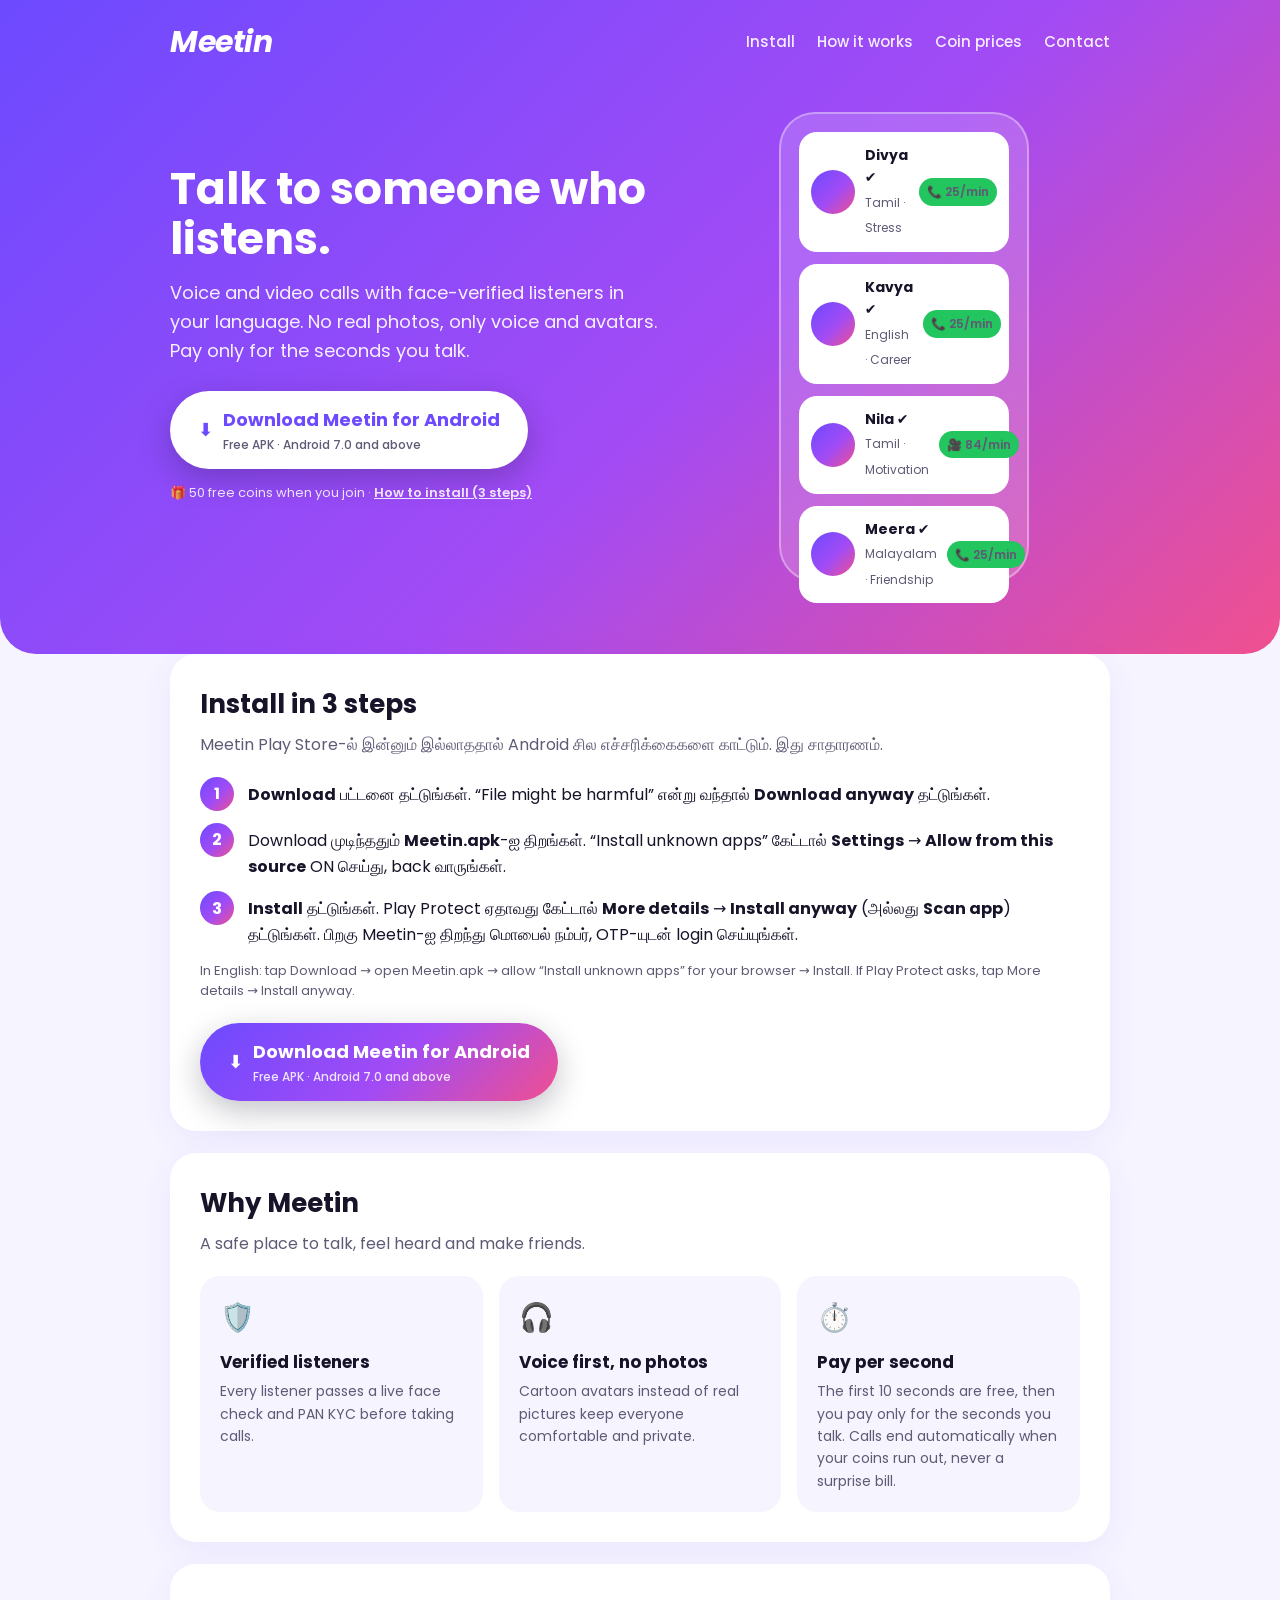
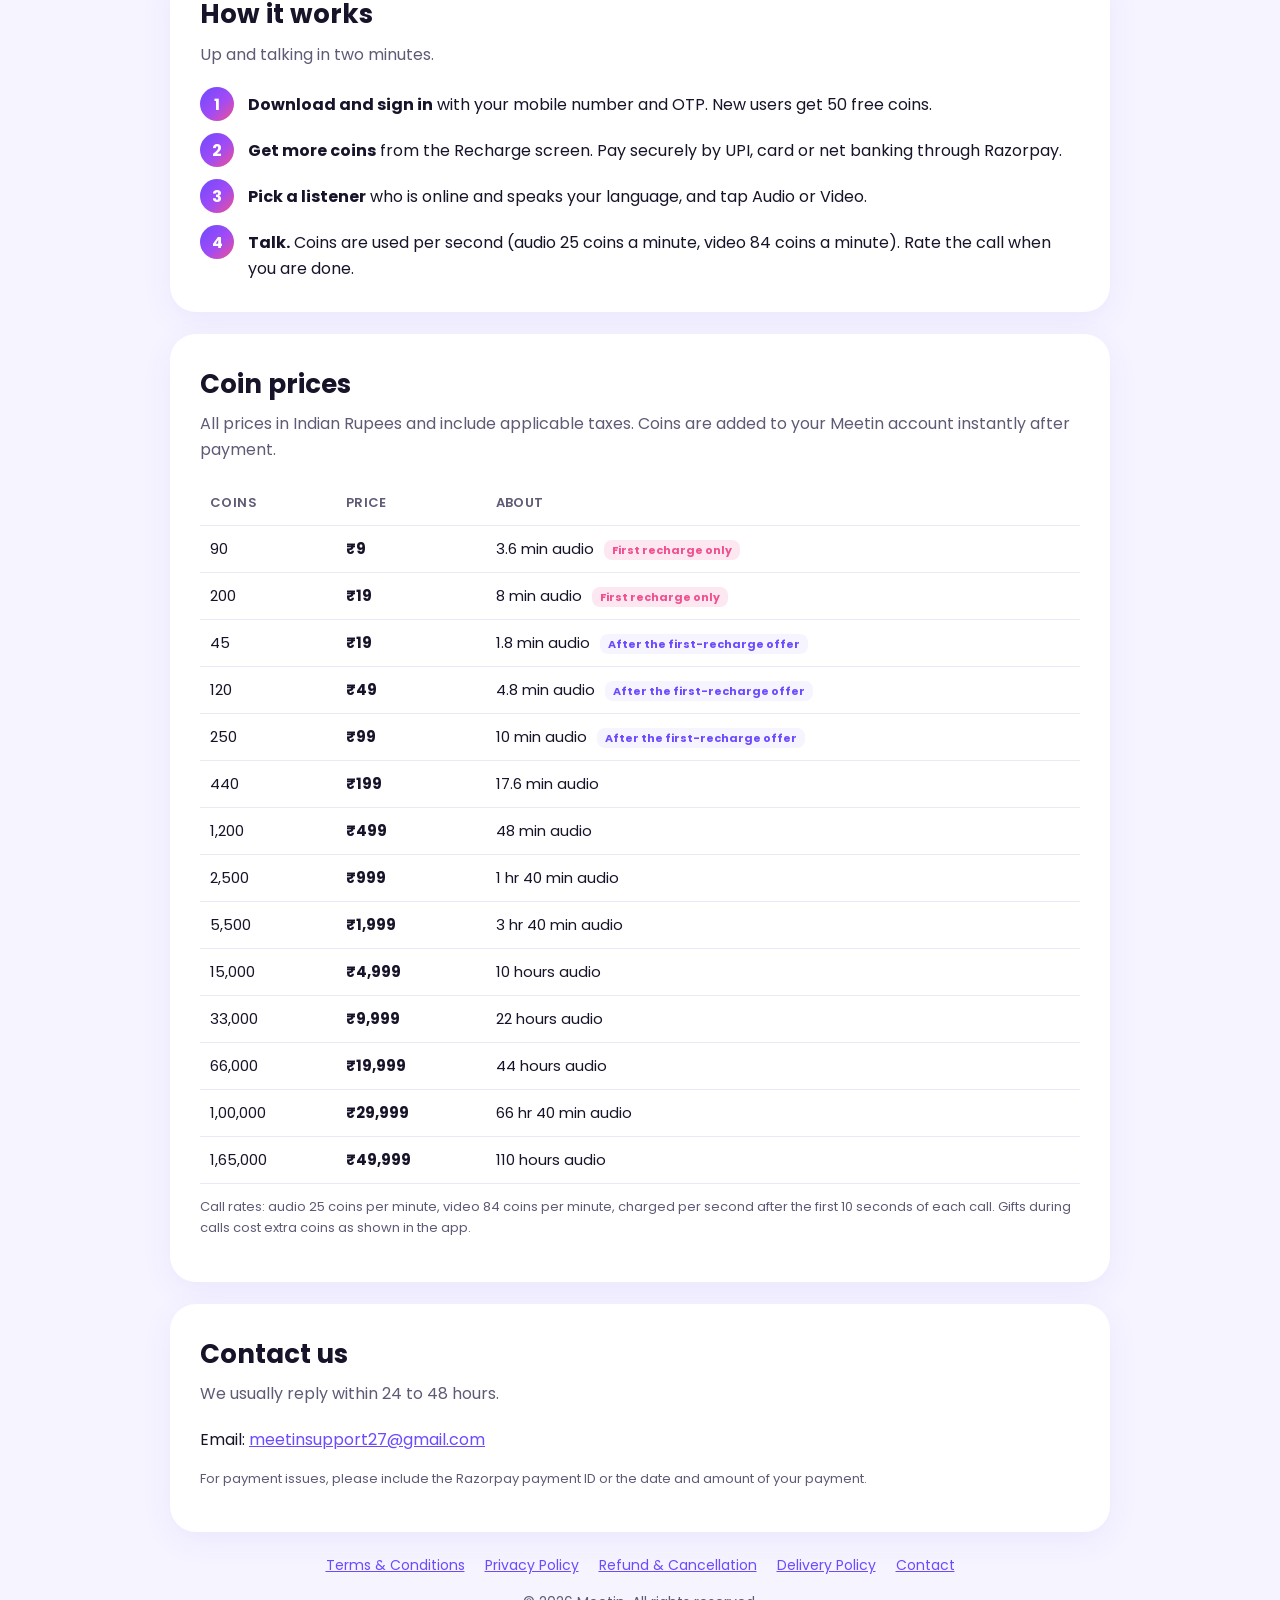
<file: index.html>
<!doctype html>
<html lang="en">
<head>
  <meta charset="utf-8">
  <meta name="viewport" content="width=device-width, initial-scale=1">
  <title>Meetin – Talk to verified listeners</title>
  <meta name="description" content="Meetin is a voice and video talk app. Talk to face-verified listeners in Tamil, English, Hindi, Telugu, Malayalam and Kannada. New users get 50 free coins, and you pay only for the seconds you talk.">
  <link rel="preconnect" href="https://fonts.googleapis.com">
  <link href="https://fonts.googleapis.com/css2?family=Poppins:wght@400;500;600;700&display=swap" rel="stylesheet">
  <link rel="stylesheet" href="style.css">
</head>
<body>
  <header class="top">
    <div class="wrap">
      <nav class="nav">
        <a class="brand" href="./">Meetin</a>
        <div>
          <a class="link" href="#install">Install</a>
          <a class="link" href="#how">How it works</a>
          <a class="link" href="#pricing">Coin prices</a>
          <a class="link" href="#contact">Contact</a>
        </div>
      </nav>
      <div class="hero">
        <div>
          <h1>Talk to someone who listens.</h1>
          <p>Voice and video calls with face-verified listeners in your language. No real photos, only voice and avatars. Pay only for the seconds you talk.</p>
          <a class="download" href="https://github.com/meetin-app/meetin-app.github.io/releases/latest/download/Meetin.apk">
            ⬇ <span><span class="label">Download Meetin for Android</span><small>Free APK · Android 7.0 and above</small></span>
          </a>
          <p class="note in-app-note">📲 Instagram / Facebook உள்ளே APK download சரியாக ஆகாது. மேலே உள்ள பட்டன் Chrome-ல் திறந்து download செய்யும். Chrome திறக்கவில்லையா? மேலே ⋮ → <b>Open in Chrome</b> தட்டுங்கள்.</p>
          <p class="note ios-note">Meetin is available for Android phones only for now.</p>
          <p class="note">🎁 50 free coins when you join · <a href="#install">How to install (3 steps)</a></p>
        </div>
        <div class="phone" aria-hidden="true">
          <div class="tile"><div class="dot"></div><div><b>Divya ✔</b><span>Tamil · Stress</span></div><span class="call">📞 25/min</span></div>
          <div class="tile"><div class="dot"></div><div><b>Kavya ✔</b><span>English · Career</span></div><span class="call">📞 25/min</span></div>
          <div class="tile"><div class="dot"></div><div><b>Nila ✔</b><span>Tamil · Motivation</span></div><span class="call">🎥 84/min</span></div>
          <div class="tile"><div class="dot"></div><div><b>Meera ✔</b><span>Malayalam · Friendship</span></div><span class="call">📞 25/min</span></div>
        </div>
      </div>
    </div>
  </header>

  <main class="wrap">
    <section class="card" id="install">
      <h2>Install in 3 steps</h2>
      <p class="sub">Meetin Play Store-ல் இன்னும் இல்லாததால் Android சில எச்சரிக்கைகளை காட்டும். இது சாதாரணம்.</p>
      <p class="auto-note">⬇ Download தொடங்குகிறது… (Your download is starting)</p>
      <div class="steps">
        <div class="step"><p><b>Download</b> பட்டனை தட்டுங்கள். “File might be harmful” என்று வந்தால் <b>Download anyway</b> தட்டுங்கள்.</p></div>
        <div class="step"><p>Download முடிந்ததும் <b>Meetin.apk</b>-ஐ திறங்கள். “Install unknown apps” கேட்டால் <b>Settings</b> → <b>Allow from this source</b> ON செய்து, back வாருங்கள்.</p></div>
        <div class="step"><p><b>Install</b> தட்டுங்கள். Play Protect ஏதாவது கேட்டால் <b>More details</b> → <b>Install anyway</b> (அல்லது <b>Scan app</b>) தட்டுங்கள். பிறகு Meetin-ஐ திறந்து மொபைல் நம்பர், OTP-யுடன் login செய்யுங்கள்.</p></div>
      </div>
      <p class="small">In English: tap Download → open Meetin.apk → allow “Install unknown apps” for your browser → Install. If Play Protect asks, tap More details → Install anyway.</p>
      <a class="download solid" href="https://github.com/meetin-app/meetin-app.github.io/releases/latest/download/Meetin.apk">
        ⬇ <span><span class="label">Download Meetin for Android</span><small>Free APK · Android 7.0 and above</small></span>
      </a>
      <p class="small ios-note">Meetin is available for Android phones only for now.</p>
    </section>

    <section class="card">
      <h2>Why Meetin</h2>
      <p class="sub">A safe place to talk, feel heard and make friends.</p>
      <div class="grid3">
        <div class="feature"><div class="icon">🛡️</div><h3>Verified listeners</h3><p>Every listener passes a live face check and PAN KYC before taking calls.</p></div>
        <div class="feature"><div class="icon">🎧</div><h3>Voice first, no photos</h3><p>Cartoon avatars instead of real pictures keep everyone comfortable and private.</p></div>
        <div class="feature"><div class="icon">⏱️</div><h3>Pay per second</h3><p>The first 10 seconds are free, then you pay only for the seconds you talk. Calls end automatically when your coins run out, never a surprise bill.</p></div>
      </div>
    </section>

    <section class="card" id="how">
      <h2>How it works</h2>
      <p class="sub">Up and talking in two minutes.</p>
      <div class="steps">
        <div class="step"><p><b>Download and sign in</b> with your mobile number and OTP. New users get 50 free coins.</p></div>
        <div class="step"><p><b>Get more coins</b> from the Recharge screen. Pay securely by UPI, card or net banking through Razorpay.</p></div>
        <div class="step"><p><b>Pick a listener</b> who is online and speaks your language, and tap Audio or Video.</p></div>
        <div class="step"><p><b>Talk.</b> Coins are used per second (audio 25 coins a minute, video 84 coins a minute). Rate the call when you are done.</p></div>
      </div>
    </section>

    <section class="card" id="pricing">
      <h2>Coin prices</h2>
      <p class="sub">All prices in Indian Rupees and include applicable taxes. Coins are added to your Meetin account instantly after payment.</p>
      <table>
        <thead><tr><th>Coins</th><th>Price</th><th>About</th></tr></thead>
        <tbody>
          <tr><td>90</td><td class="price">₹9</td><td>3.6 min audio <span class="tag">First recharge only</span></td></tr>
          <tr><td>200</td><td class="price">₹19</td><td>8 min audio <span class="tag">First recharge only</span></td></tr>
          <tr><td>45</td><td class="price">₹19</td><td>1.8 min audio <span class="tag soft">After the first-recharge offer</span></td></tr>
          <tr><td>120</td><td class="price">₹49</td><td>4.8 min audio <span class="tag soft">After the first-recharge offer</span></td></tr>
          <tr><td>250</td><td class="price">₹99</td><td>10 min audio <span class="tag soft">After the first-recharge offer</span></td></tr>
          <tr><td>440</td><td class="price">₹199</td><td>17.6 min audio</td></tr>
          <tr><td>1,200</td><td class="price">₹499</td><td>48 min audio</td></tr>
          <tr><td>2,500</td><td class="price">₹999</td><td>1 hr 40 min audio</td></tr>
          <tr><td>5,500</td><td class="price">₹1,999</td><td>3 hr 40 min audio</td></tr>
          <tr><td>15,000</td><td class="price">₹4,999</td><td>10 hours audio</td></tr>
          <tr><td>33,000</td><td class="price">₹9,999</td><td>22 hours audio</td></tr>
          <tr><td>66,000</td><td class="price">₹19,999</td><td>44 hours audio</td></tr>
          <tr><td>1,00,000</td><td class="price">₹29,999</td><td>66 hr 40 min audio</td></tr>
          <tr><td>1,65,000</td><td class="price">₹49,999</td><td>110 hours audio</td></tr>
        </tbody>
      </table>
      <p class="small">Call rates: audio 25 coins per minute, video 84 coins per minute, charged per second after the first 10 seconds of each call. Gifts during calls cost extra coins as shown in the app.</p>
    </section>

    <section class="card" id="contact">
      <h2>Contact us</h2>
      <p class="sub">We usually reply within 24 to 48 hours.</p>
      <p>Email: <a href="mailto:meetinsupport27@gmail.com">meetinsupport27@gmail.com</a></p>
      <p class="small">For payment issues, please include the Razorpay payment ID or the date and amount of your payment.</p>
    </section>
  </main>

  <footer class="wrap">
    <p>
      <a href="terms.html">Terms &amp; Conditions</a>
      <a href="privacy.html">Privacy Policy</a>
      <a href="refund.html">Refund &amp; Cancellation</a>
      <a href="delivery.html">Delivery Policy</a>
      <a href="#contact">Contact</a>
    </p>
    <p>© 2026 Meetin. All rights reserved.</p>
  </footer>

  <script>
    // Inside the Instagram / Facebook browser an APK download often fails or can't be found afterwards, so there
    // the Download buttons reopen this page in Chrome, which starts the download. iPhones get a note instead.
    (function () {
      var ua = navigator.userAgent || '';
      var body = document.body;
      var apk = 'https://github.com/meetin-app/meetin-app.github.io/releases/latest/download/Meetin.apk';
      if (/iPhone|iPad|iPod/i.test(ua)) { body.classList.add('ios'); return; }
      var inApp = /Android/i.test(ua) && /Instagram|FBAN|FBAV|FB_IAB|Messenger|; wv\)/i.test(ua);
      if (inApp) {
        body.classList.add('in-app');
        var page = 'meetin-app.github.io/?download=1';
        var intent = 'intent://' + page + '#Intent;scheme=https;package=com.android.chrome;S.browser_fallback_url=' +
          encodeURIComponent('https://' + page) + ';end';
        var links = document.querySelectorAll('a.download');
        for (var i = 0; i < links.length; i++) {
          links[i].href = intent;
          var label = links[i].querySelector('.label');
          if (label) label.textContent = 'Download in Chrome';
        }
      }
      if (/[?&]download=1/.test(location.search)) {
        var install = document.getElementById('install');
        if (install) install.scrollIntoView();
        if (!inApp) {
          body.classList.add('auto-download');
          setTimeout(function () { location.href = apk; }, 800);
        }
      }
    })();
  </script>
</body>
</html>
</file>
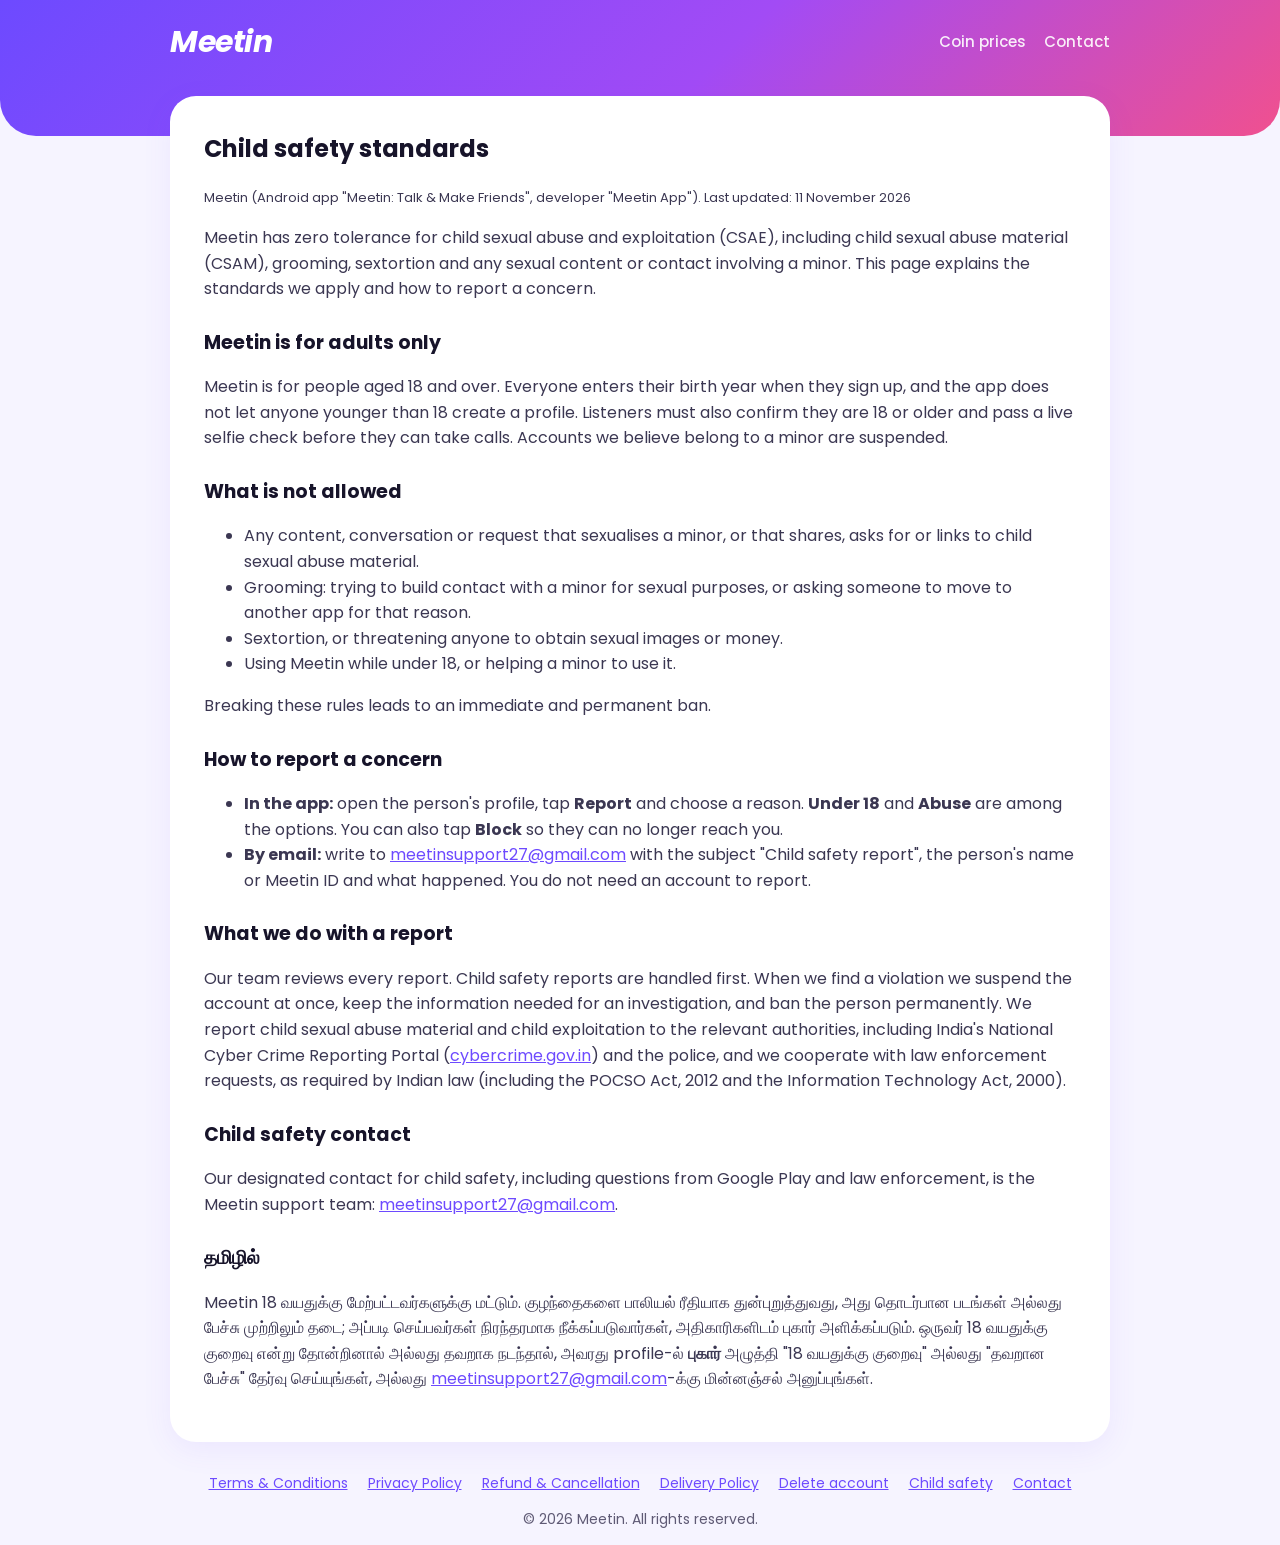
<file: child-safety.html>
<!doctype html>
<html lang="en">
<head>
  <meta charset="utf-8">
  <meta name="viewport" content="width=device-width, initial-scale=1">
  <title>Child safety standards – Meetin</title>
  <link rel="preconnect" href="https://fonts.googleapis.com">
  <link href="https://fonts.googleapis.com/css2?family=Poppins:wght@400;500;600;700&display=swap" rel="stylesheet">
  <link rel="stylesheet" href="style.css">
</head>
<body>
  <header class="top slim">
    <div class="wrap">
      <nav class="nav">
        <a class="brand" href="index.html">Meetin</a>
        <div><a class="link" href="index.html#pricing">Coin prices</a><a class="link" href="index.html#contact">Contact</a></div>
      </nav>
    </div>
  </header>
  <main class="wrap">
    <article class="doc">
      <h1>Child safety standards</h1>
      <p class="small">Meetin (Android app "Meetin: Talk &amp; Make Friends", developer "Meetin App"). Last updated: 11 November 2026</p>

      <p>Meetin has zero tolerance for child sexual abuse and exploitation (CSAE), including child sexual abuse material (CSAM), grooming, sextortion and any sexual content or contact involving a minor. This page explains the standards we apply and how to report a concern.</p>

      <h2>Meetin is for adults only</h2>
      <p>Meetin is for people aged 18 and over. Everyone enters their birth year when they sign up, and the app does not let anyone younger than 18 create a profile. Listeners must also confirm they are 18 or older and pass a live selfie check before they can take calls. Accounts we believe belong to a minor are suspended.</p>

      <h2>What is not allowed</h2>
      <ul>
        <li>Any content, conversation or request that sexualises a minor, or that shares, asks for or links to child sexual abuse material.</li>
        <li>Grooming: trying to build contact with a minor for sexual purposes, or asking someone to move to another app for that reason.</li>
        <li>Sextortion, or threatening anyone to obtain sexual images or money.</li>
        <li>Using Meetin while under 18, or helping a minor to use it.</li>
      </ul>
      <p>Breaking these rules leads to an immediate and permanent ban.</p>

      <h2>How to report a concern</h2>
      <ul>
        <li><strong>In the app:</strong> open the person's profile, tap <strong>Report</strong> and choose a reason. <strong>Under 18</strong> and <strong>Abuse</strong> are among the options. You can also tap <strong>Block</strong> so they can no longer reach you.</li>
        <li><strong>By email:</strong> write to <a href="mailto:meetinsupport27@gmail.com?subject=Child%20safety%20report">meetinsupport27@gmail.com</a> with the subject "Child safety report", the person's name or Meetin ID and what happened. You do not need an account to report.</li>
      </ul>

      <h2>What we do with a report</h2>
      <p>Our team reviews every report. Child safety reports are handled first. When we find a violation we suspend the account at once, keep the information needed for an investigation, and ban the person permanently. We report child sexual abuse material and child exploitation to the relevant authorities, including India's National Cyber Crime Reporting Portal (<a href="https://cybercrime.gov.in">cybercrime.gov.in</a>) and the police, and we cooperate with law enforcement requests, as required by Indian law (including the POCSO Act, 2012 and the Information Technology Act, 2000).</p>

      <h2>Child safety contact</h2>
      <p>Our designated contact for child safety, including questions from Google Play and law enforcement, is the Meetin support team: <a href="mailto:meetinsupport27@gmail.com">meetinsupport27@gmail.com</a>.</p>

      <h2>தமிழில்</h2>
      <p>Meetin 18 வயதுக்கு மேற்பட்டவர்களுக்கு மட்டும். குழந்தைகளை பாலியல் ரீதியாக துன்புறுத்துவது, அது தொடர்பான படங்கள் அல்லது பேச்சு முற்றிலும் தடை; அப்படி செய்பவர்கள் நிரந்தரமாக நீக்கப்படுவார்கள், அதிகாரிகளிடம் புகார் அளிக்கப்படும். ஒருவர் 18 வயதுக்கு குறைவு என்று தோன்றினால் அல்லது தவறாக நடந்தால், அவரது profile-ல் <strong>புகார்</strong> அழுத்தி "18 வயதுக்கு குறைவு" அல்லது "தவறான பேச்சு" தேர்வு செய்யுங்கள், அல்லது <a href="mailto:meetinsupport27@gmail.com?subject=Child%20safety%20report">meetinsupport27@gmail.com</a>-க்கு மின்னஞ்சல் அனுப்புங்கள்.</p>
    </article>
  </main>
  <footer class="wrap">
    <p>
      <a href="terms.html">Terms &amp; Conditions</a>
      <a href="privacy.html">Privacy Policy</a>
      <a href="refund.html">Refund &amp; Cancellation</a>
      <a href="delivery.html">Delivery Policy</a>
      <a href="delete-account.html">Delete account</a>
      <a href="child-safety.html">Child safety</a>
      <a href="index.html#contact">Contact</a>
    </p>
    <p>© 2026 Meetin. All rights reserved.</p>
  </footer>
</body>
</html>
</file>
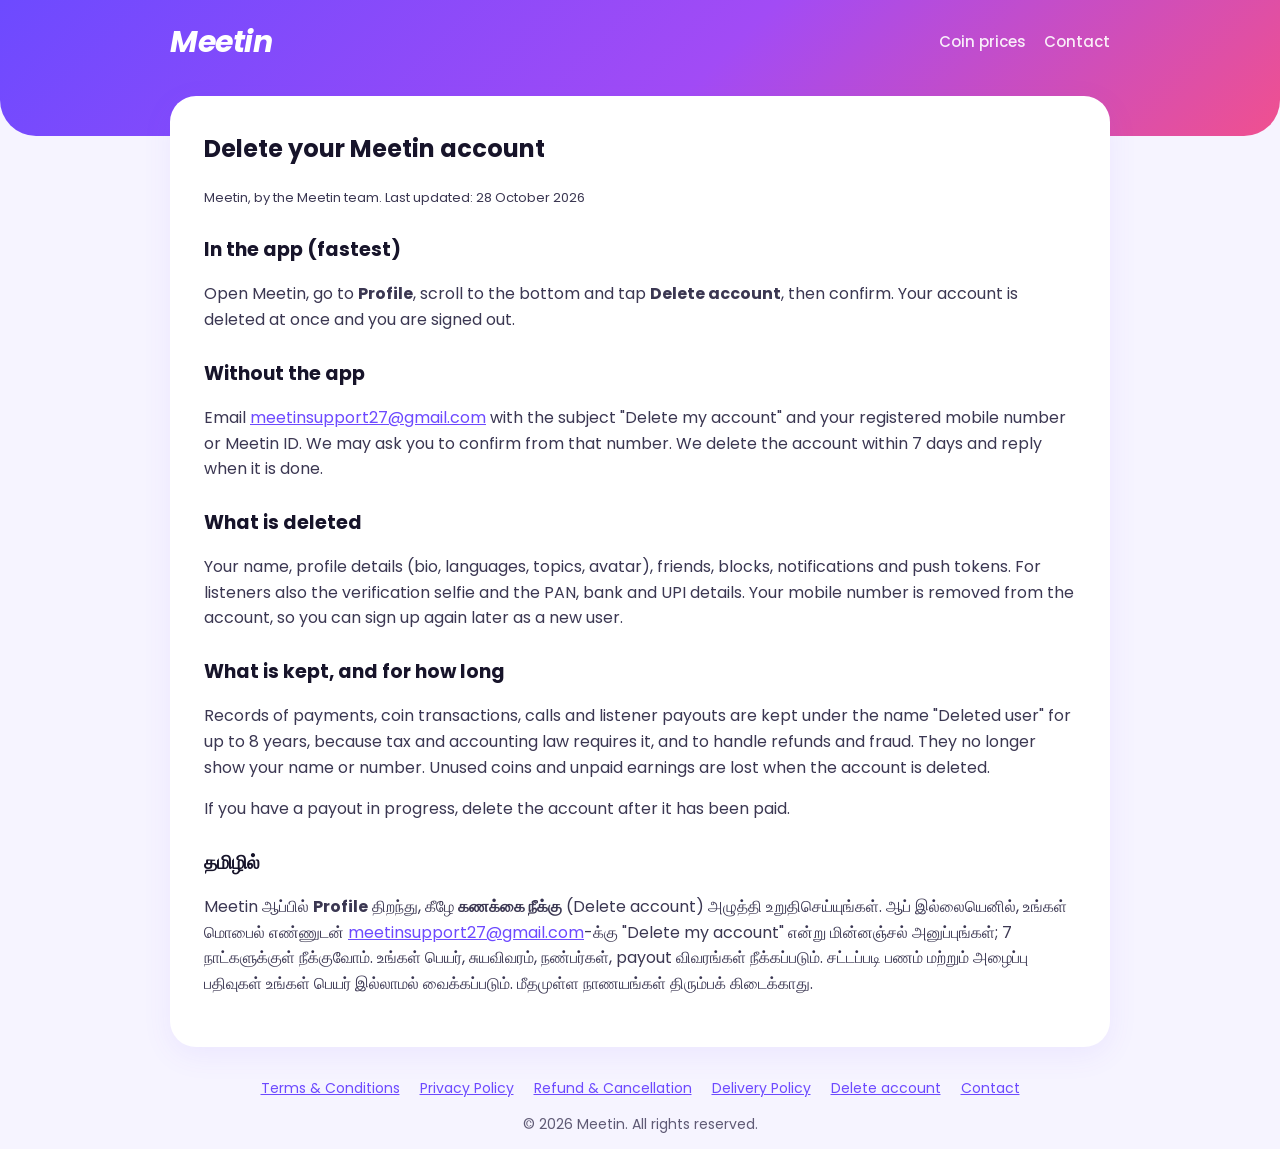
<file: delete-account.html>
<!doctype html>
<html lang="en">
<head>
  <meta charset="utf-8">
  <meta name="viewport" content="width=device-width, initial-scale=1">
  <title>Delete your account – Meetin</title>
  <link rel="preconnect" href="https://fonts.googleapis.com">
  <link href="https://fonts.googleapis.com/css2?family=Poppins:wght@400;500;600;700&display=swap" rel="stylesheet">
  <link rel="stylesheet" href="style.css">
</head>
<body>
  <header class="top slim">
    <div class="wrap">
      <nav class="nav">
        <a class="brand" href="index.html">Meetin</a>
        <div><a class="link" href="index.html#pricing">Coin prices</a><a class="link" href="index.html#contact">Contact</a></div>
      </nav>
    </div>
  </header>
  <main class="wrap">
    <article class="doc">
      <h1>Delete your Meetin account</h1>
      <p class="small">Meetin, by the Meetin team. Last updated: 28 October 2026</p>

      <h2>In the app (fastest)</h2>
      <p>Open Meetin, go to <strong>Profile</strong>, scroll to the bottom and tap <strong>Delete account</strong>, then confirm. Your account is deleted at once and you are signed out.</p>

      <h2>Without the app</h2>
      <p>Email <a href="mailto:meetinsupport27@gmail.com?subject=Delete%20my%20account">meetinsupport27@gmail.com</a> with the subject "Delete my account" and your registered mobile number or Meetin ID. We may ask you to confirm from that number. We delete the account within 7 days and reply when it is done.</p>

      <h2>What is deleted</h2>
      <p>Your name, profile details (bio, languages, topics, avatar), friends, blocks, notifications and push tokens. For listeners also the verification selfie and the PAN, bank and UPI details. Your mobile number is removed from the account, so you can sign up again later as a new user.</p>

      <h2>What is kept, and for how long</h2>
      <p>Records of payments, coin transactions, calls and listener payouts are kept under the name "Deleted user" for up to 8 years, because tax and accounting law requires it, and to handle refunds and fraud. They no longer show your name or number. Unused coins and unpaid earnings are lost when the account is deleted.</p>
      <p>If you have a payout in progress, delete the account after it has been paid.</p>

      <h2>தமிழில்</h2>
      <p>Meetin ஆப்பில் <strong>Profile</strong> திறந்து, கீழே <strong>கணக்கை நீக்கு</strong> (Delete account) அழுத்தி உறுதிசெய்யுங்கள். ஆப் இல்லையெனில், உங்கள் மொபைல் எண்ணுடன் <a href="mailto:meetinsupport27@gmail.com?subject=Delete%20my%20account">meetinsupport27@gmail.com</a>-க்கு "Delete my account" என்று மின்னஞ்சல் அனுப்புங்கள்; 7 நாட்களுக்குள் நீக்குவோம். உங்கள் பெயர், சுயவிவரம், நண்பர்கள், payout விவரங்கள் நீக்கப்படும். சட்டப்படி பணம் மற்றும் அழைப்பு பதிவுகள் உங்கள் பெயர் இல்லாமல் வைக்கப்படும். மீதமுள்ள நாணயங்கள் திரும்பக் கிடைக்காது.</p>
    </article>
  </main>
  <footer class="wrap">
    <p>
      <a href="terms.html">Terms &amp; Conditions</a>
      <a href="privacy.html">Privacy Policy</a>
      <a href="refund.html">Refund &amp; Cancellation</a>
      <a href="delivery.html">Delivery Policy</a>
      <a href="delete-account.html">Delete account</a>
      <a href="index.html#contact">Contact</a>
    </p>
    <p>© 2026 Meetin. All rights reserved.</p>
  </footer>
</body>
</html>
</file>
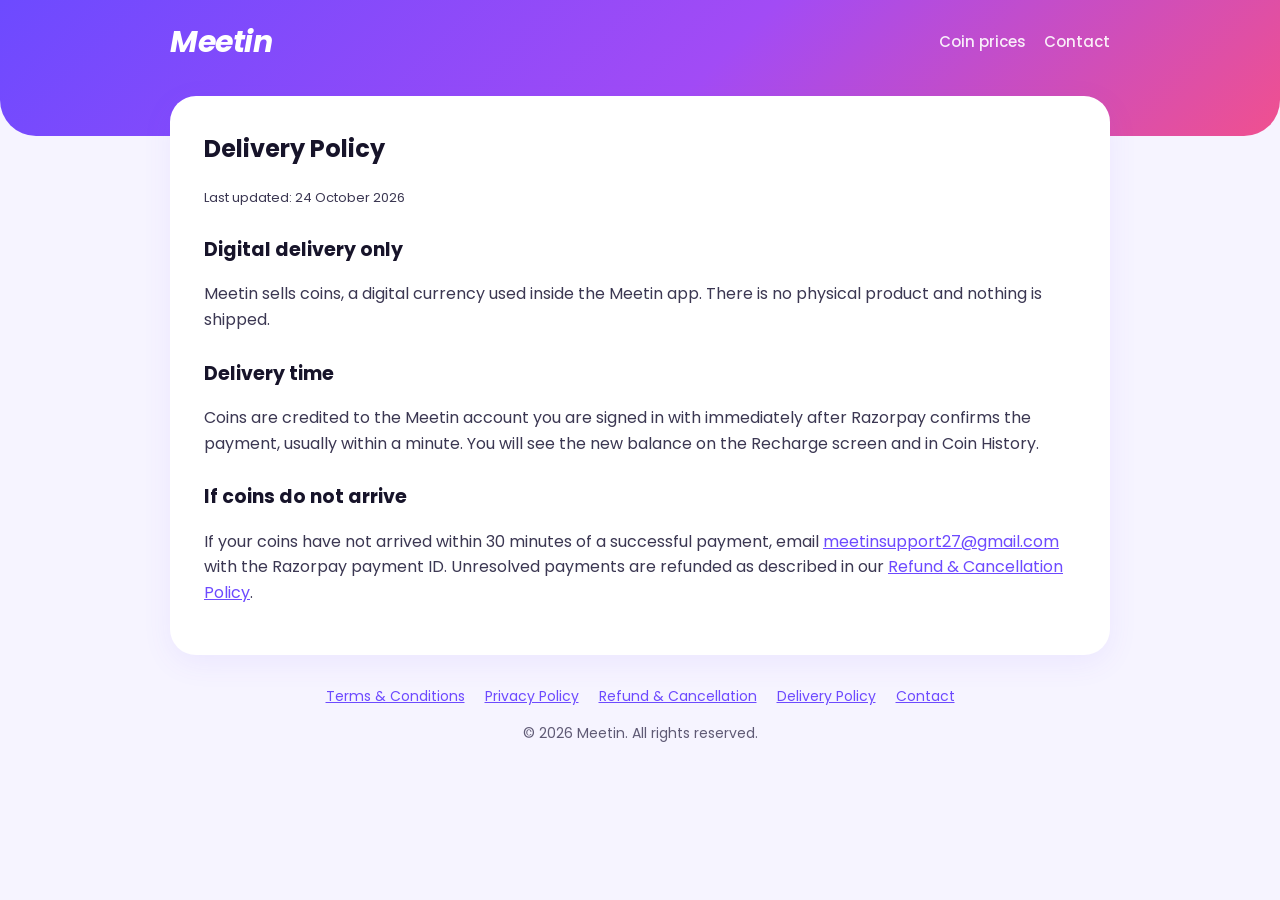
<file: delivery.html>
<!doctype html>
<html lang="en">
<head>
  <meta charset="utf-8">
  <meta name="viewport" content="width=device-width, initial-scale=1">
  <title>Delivery Policy – Meetin</title>
  <link rel="preconnect" href="https://fonts.googleapis.com">
  <link href="https://fonts.googleapis.com/css2?family=Poppins:wght@400;500;600;700&display=swap" rel="stylesheet">
  <link rel="stylesheet" href="style.css">
</head>
<body>
  <header class="top slim">
    <div class="wrap">
      <nav class="nav">
        <a class="brand" href="index.html">Meetin</a>
        <div><a class="link" href="index.html#pricing">Coin prices</a><a class="link" href="index.html#contact">Contact</a></div>
      </nav>
    </div>
  </header>
  <main class="wrap">
    <article class="doc">
      <h1>Delivery Policy</h1>
      <p class="small">Last updated: 24 October 2026</p>
      <h2>Digital delivery only</h2>
      <p>Meetin sells coins, a digital currency used inside the Meetin app. There is no physical product and nothing is shipped.</p>
      <h2>Delivery time</h2>
      <p>Coins are credited to the Meetin account you are signed in with immediately after Razorpay confirms the payment, usually within a minute. You will see the new balance on the Recharge screen and in Coin History.</p>
      <h2>If coins do not arrive</h2>
      <p>If your coins have not arrived within 30 minutes of a successful payment, email <a href="mailto:meetinsupport27@gmail.com">meetinsupport27@gmail.com</a> with the Razorpay payment ID. Unresolved payments are refunded as described in our <a href="refund.html">Refund &amp; Cancellation Policy</a>.</p>
    </article>
  </main>
  <footer class="wrap">
    <p>
      <a href="terms.html">Terms &amp; Conditions</a>
      <a href="privacy.html">Privacy Policy</a>
      <a href="refund.html">Refund &amp; Cancellation</a>
      <a href="delivery.html">Delivery Policy</a>
      <a href="index.html#contact">Contact</a>
    </p>
    <p>© 2026 Meetin. All rights reserved.</p>
  </footer>
</body>
</html>
</file>
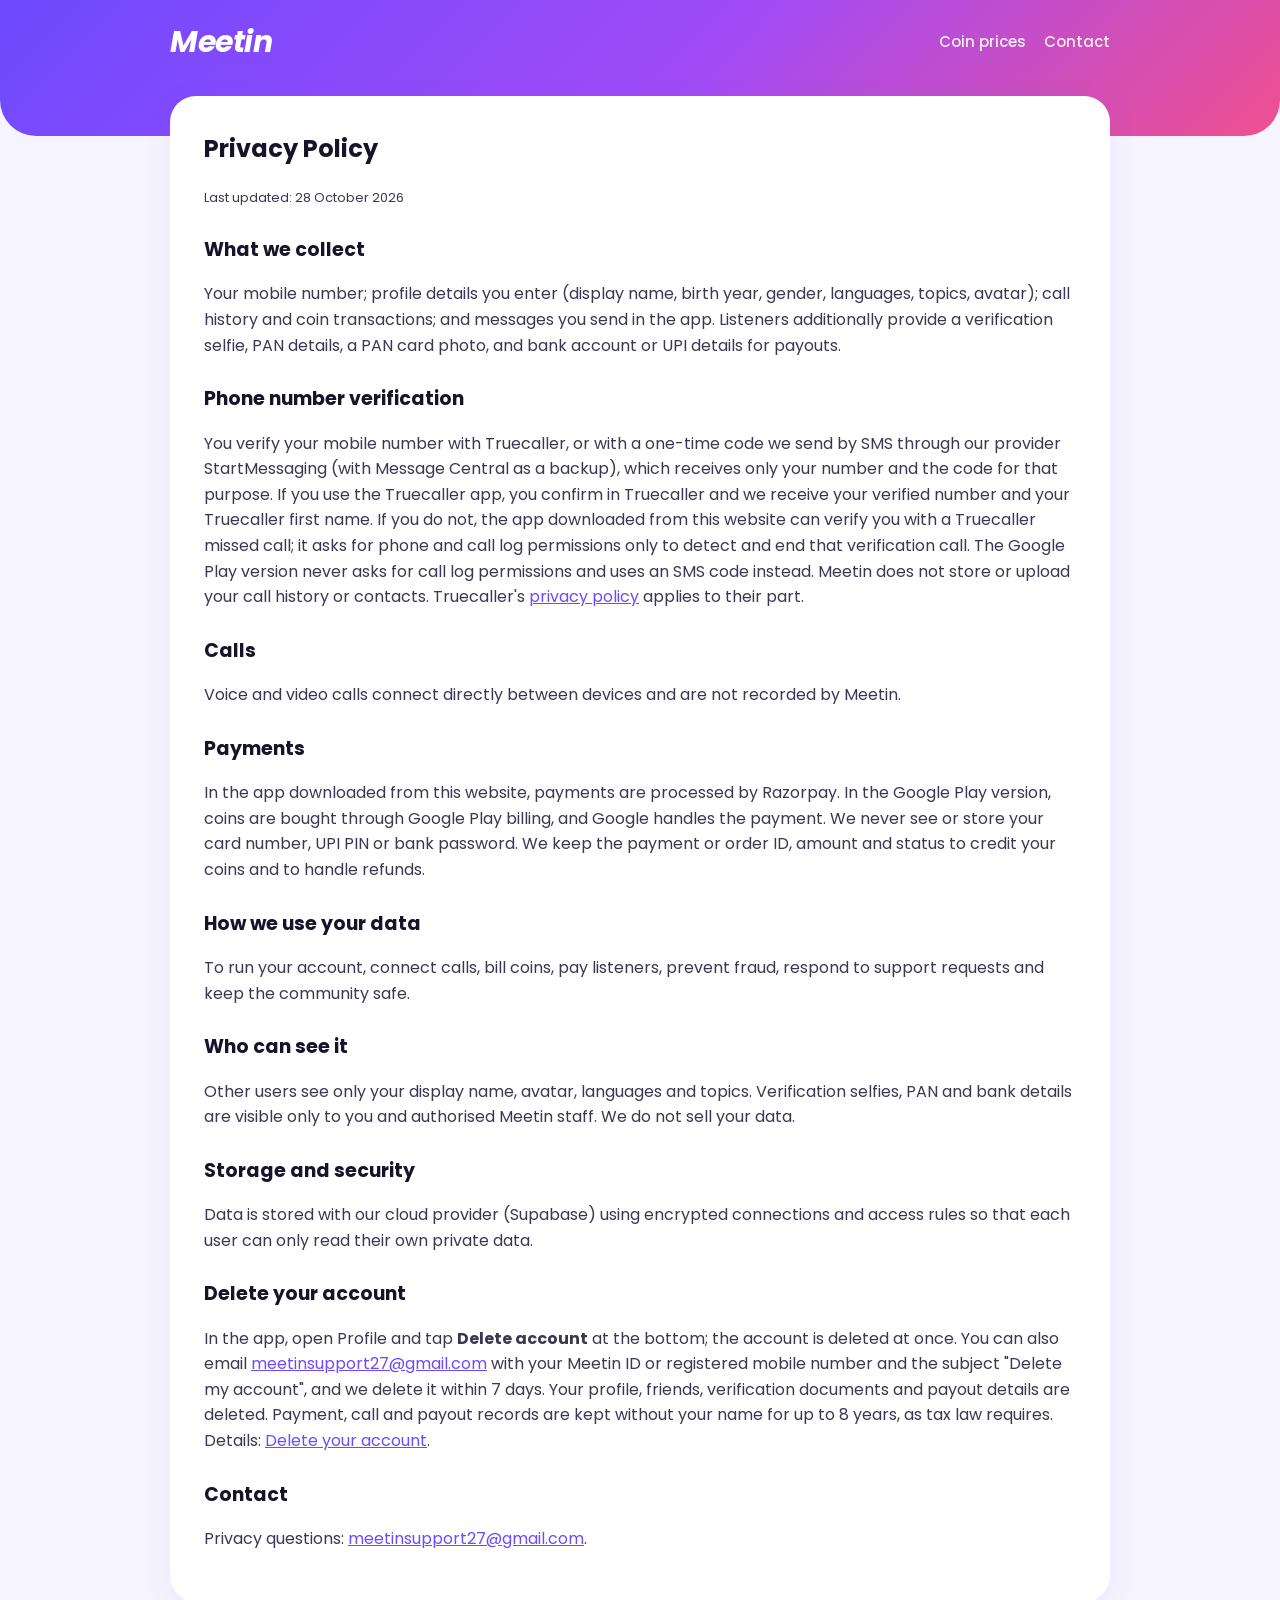
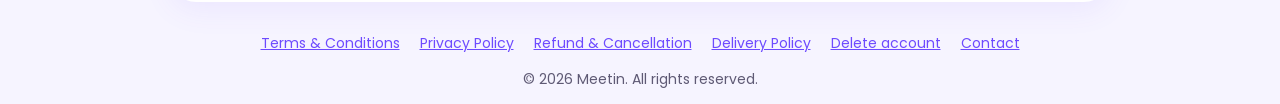
<file: privacy.html>
<!doctype html>
<html lang="en">
<head>
  <meta charset="utf-8">
  <meta name="viewport" content="width=device-width, initial-scale=1">
  <title>Privacy Policy – Meetin</title>
  <link rel="preconnect" href="https://fonts.googleapis.com">
  <link href="https://fonts.googleapis.com/css2?family=Poppins:wght@400;500;600;700&display=swap" rel="stylesheet">
  <link rel="stylesheet" href="style.css">
</head>
<body>
  <header class="top slim">
    <div class="wrap">
      <nav class="nav">
        <a class="brand" href="index.html">Meetin</a>
        <div><a class="link" href="index.html#pricing">Coin prices</a><a class="link" href="index.html#contact">Contact</a></div>
      </nav>
    </div>
  </header>
  <main class="wrap">
    <article class="doc">
      <h1>Privacy Policy</h1>
      <p class="small">Last updated: 28 October 2026</p>
      <h2>What we collect</h2>
      <p>Your mobile number; profile details you enter (display name, birth year, gender, languages, topics, avatar); call history and coin transactions; and messages you send in the app. Listeners additionally provide a verification selfie, PAN details, a PAN card photo, and bank account or UPI details for payouts.</p>
      <h2>Phone number verification</h2>
      <p>You verify your mobile number with Truecaller, or with a one-time code we send by SMS through our provider StartMessaging (with Message Central as a backup), which receives only your number and the code for that purpose. If you use the Truecaller app, you confirm in Truecaller and we receive your verified number and your Truecaller first name. If you do not, the app downloaded from this website can verify you with a Truecaller missed call; it asks for phone and call log permissions only to detect and end that verification call. The Google Play version never asks for call log permissions and uses an SMS code instead. Meetin does not store or upload your call history or contacts. Truecaller's <a href="https://www.truecaller.com/privacy-policy">privacy policy</a> applies to their part.</p>
      <h2>Calls</h2>
      <p>Voice and video calls connect directly between devices and are not recorded by Meetin.</p>
      <h2>Payments</h2>
      <p>In the app downloaded from this website, payments are processed by Razorpay. In the Google Play version, coins are bought through Google Play billing, and Google handles the payment. We never see or store your card number, UPI PIN or bank password. We keep the payment or order ID, amount and status to credit your coins and to handle refunds.</p>
      <h2>How we use your data</h2>
      <p>To run your account, connect calls, bill coins, pay listeners, prevent fraud, respond to support requests and keep the community safe.</p>
      <h2>Who can see it</h2>
      <p>Other users see only your display name, avatar, languages and topics. Verification selfies, PAN and bank details are visible only to you and authorised Meetin staff. We do not sell your data.</p>
      <h2>Storage and security</h2>
      <p>Data is stored with our cloud provider (Supabase) using encrypted connections and access rules so that each user can only read their own private data.</p>
      <h2>Delete your account</h2>
      <p>In the app, open Profile and tap <strong>Delete account</strong> at the bottom; the account is deleted at once. You can also email <a href="mailto:meetinsupport27@gmail.com">meetinsupport27@gmail.com</a> with your Meetin ID or registered mobile number and the subject "Delete my account", and we delete it within 7 days. Your profile, friends, verification documents and payout details are deleted. Payment, call and payout records are kept without your name for up to 8 years, as tax law requires. Details: <a href="delete-account.html">Delete your account</a>.</p>
      <h2>Contact</h2>
      <p>Privacy questions: <a href="mailto:meetinsupport27@gmail.com">meetinsupport27@gmail.com</a>.</p>
    </article>
  </main>
  <footer class="wrap">
    <p>
      <a href="terms.html">Terms &amp; Conditions</a>
      <a href="privacy.html">Privacy Policy</a>
      <a href="refund.html">Refund &amp; Cancellation</a>
      <a href="delivery.html">Delivery Policy</a>
      <a href="delete-account.html">Delete account</a>
      <a href="index.html#contact">Contact</a>
    </p>
    <p>© 2026 Meetin. All rights reserved.</p>
  </footer>
</body>
</html>
</file>
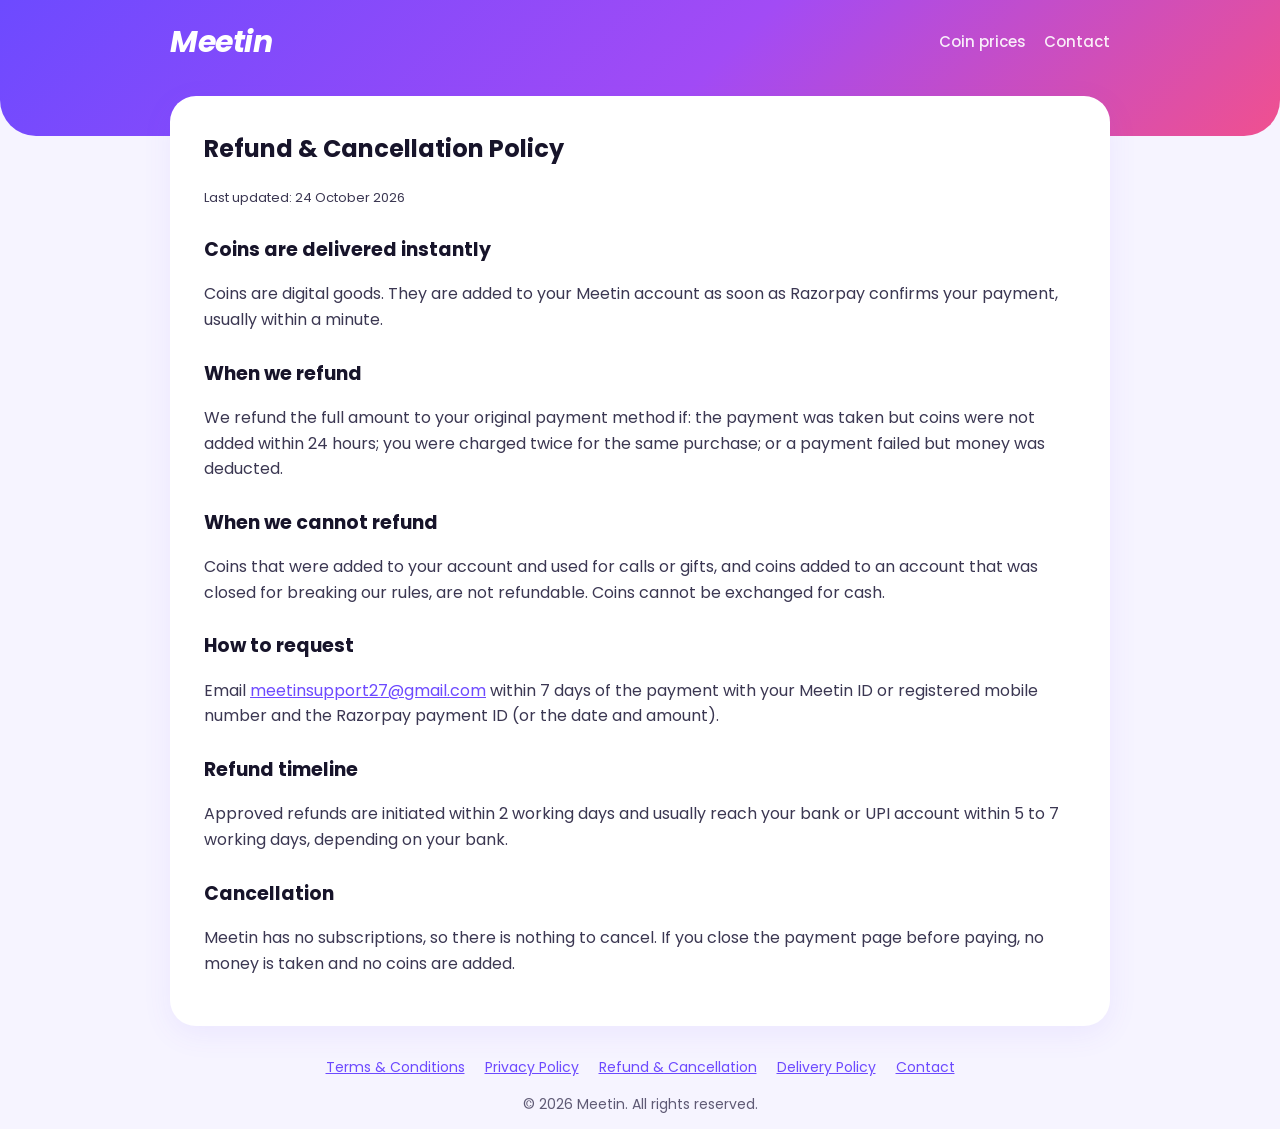
<file: refund.html>
<!doctype html>
<html lang="en">
<head>
  <meta charset="utf-8">
  <meta name="viewport" content="width=device-width, initial-scale=1">
  <title>Refund &amp; Cancellation Policy – Meetin</title>
  <link rel="preconnect" href="https://fonts.googleapis.com">
  <link href="https://fonts.googleapis.com/css2?family=Poppins:wght@400;500;600;700&display=swap" rel="stylesheet">
  <link rel="stylesheet" href="style.css">
</head>
<body>
  <header class="top slim">
    <div class="wrap">
      <nav class="nav">
        <a class="brand" href="index.html">Meetin</a>
        <div><a class="link" href="index.html#pricing">Coin prices</a><a class="link" href="index.html#contact">Contact</a></div>
      </nav>
    </div>
  </header>
  <main class="wrap">
    <article class="doc">
      <h1>Refund &amp; Cancellation Policy</h1>
      <p class="small">Last updated: 24 October 2026</p>
      <h2>Coins are delivered instantly</h2>
      <p>Coins are digital goods. They are added to your Meetin account as soon as Razorpay confirms your payment, usually within a minute.</p>
      <h2>When we refund</h2>
      <p>We refund the full amount to your original payment method if: the payment was taken but coins were not added within 24 hours; you were charged twice for the same purchase; or a payment failed but money was deducted.</p>
      <h2>When we cannot refund</h2>
      <p>Coins that were added to your account and used for calls or gifts, and coins added to an account that was closed for breaking our rules, are not refundable. Coins cannot be exchanged for cash.</p>
      <h2>How to request</h2>
      <p>Email <a href="mailto:meetinsupport27@gmail.com">meetinsupport27@gmail.com</a> within 7 days of the payment with your Meetin ID or registered mobile number and the Razorpay payment ID (or the date and amount).</p>
      <h2>Refund timeline</h2>
      <p>Approved refunds are initiated within 2 working days and usually reach your bank or UPI account within 5 to 7 working days, depending on your bank.</p>
      <h2>Cancellation</h2>
      <p>Meetin has no subscriptions, so there is nothing to cancel. If you close the payment page before paying, no money is taken and no coins are added.</p>
    </article>
  </main>
  <footer class="wrap">
    <p>
      <a href="terms.html">Terms &amp; Conditions</a>
      <a href="privacy.html">Privacy Policy</a>
      <a href="refund.html">Refund &amp; Cancellation</a>
      <a href="delivery.html">Delivery Policy</a>
      <a href="index.html#contact">Contact</a>
    </p>
    <p>© 2026 Meetin. All rights reserved.</p>
  </footer>
</body>
</html>
</file>
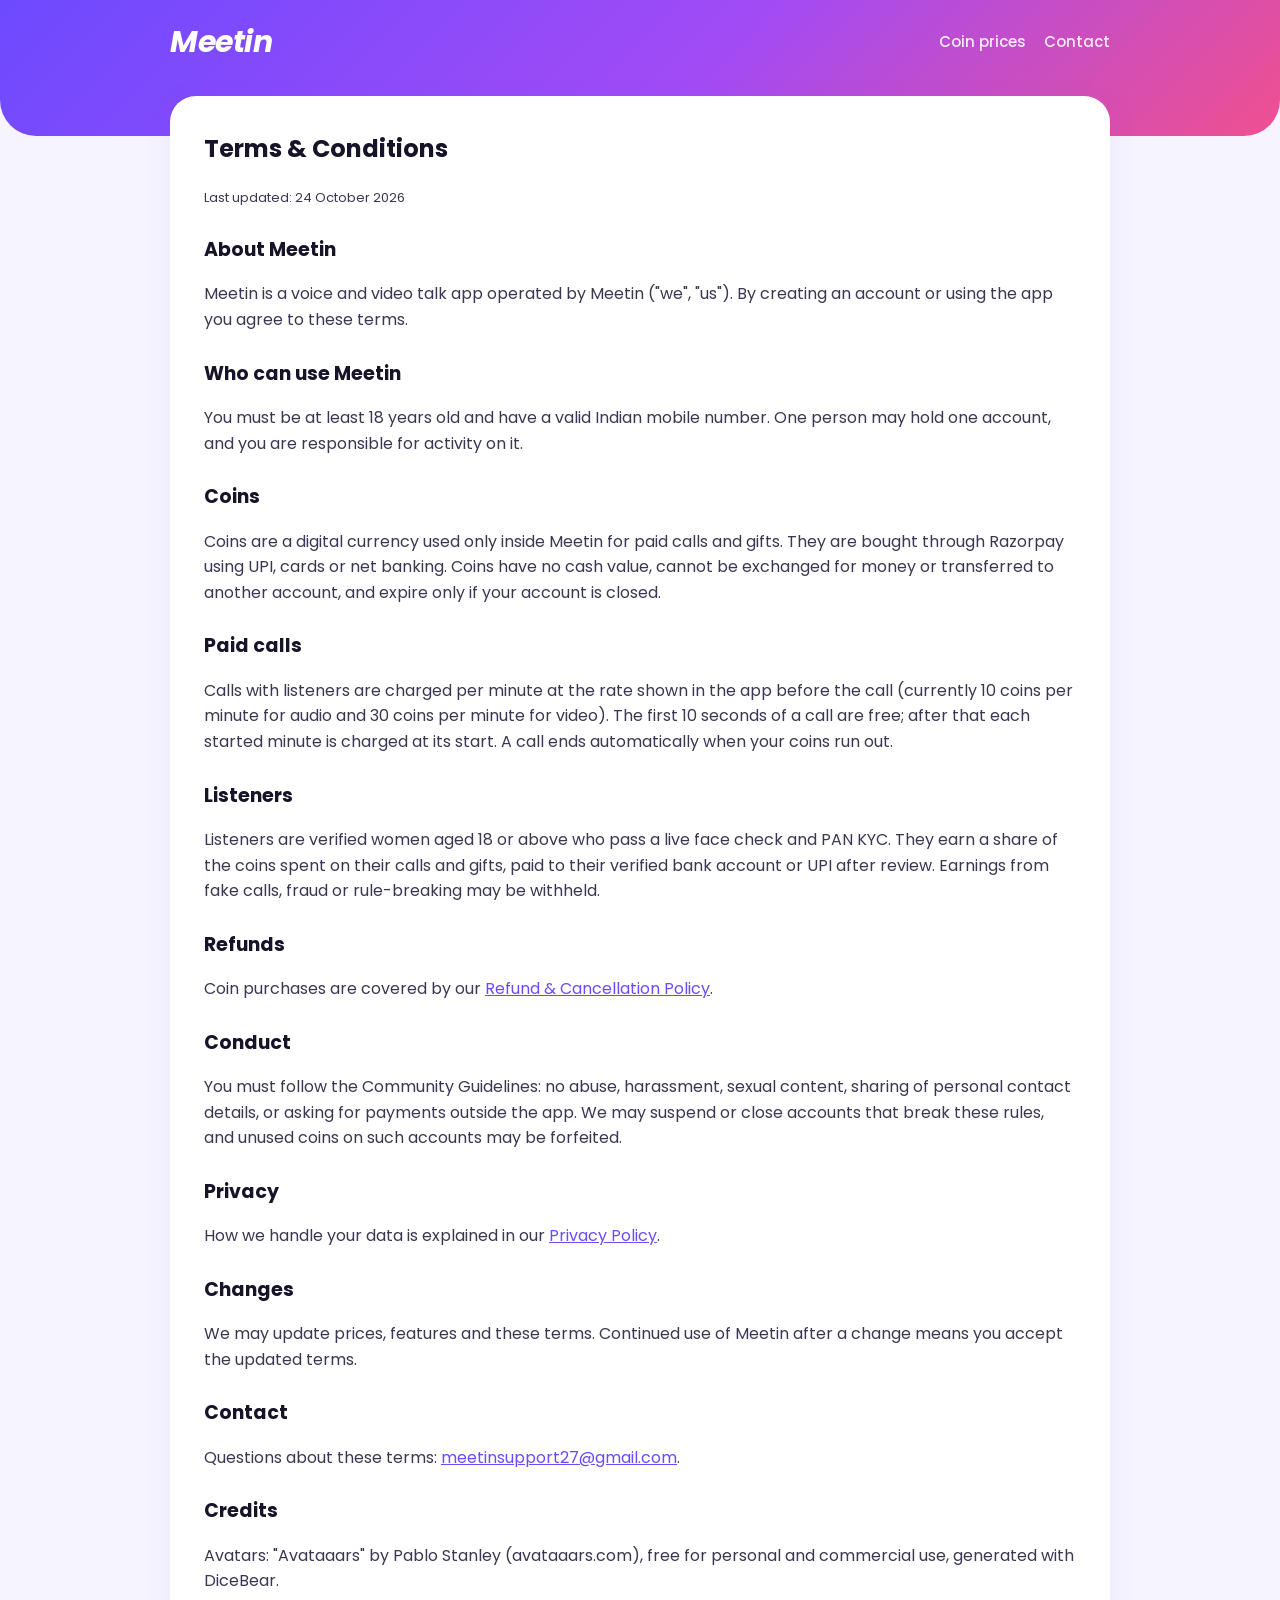
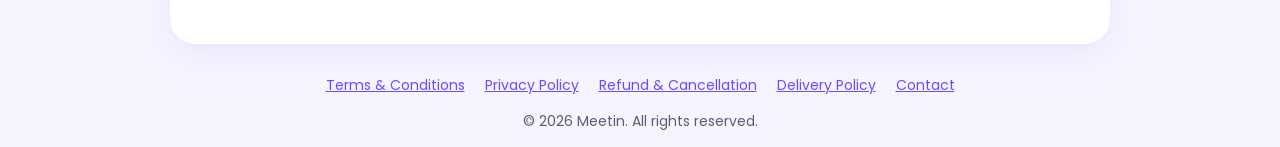
<file: terms.html>
<!doctype html>
<html lang="en">
<head>
  <meta charset="utf-8">
  <meta name="viewport" content="width=device-width, initial-scale=1">
  <title>Terms &amp; Conditions – Meetin</title>
  <link rel="preconnect" href="https://fonts.googleapis.com">
  <link href="https://fonts.googleapis.com/css2?family=Poppins:wght@400;500;600;700&display=swap" rel="stylesheet">
  <link rel="stylesheet" href="style.css">
</head>
<body>
  <header class="top slim">
    <div class="wrap">
      <nav class="nav">
        <a class="brand" href="index.html">Meetin</a>
        <div><a class="link" href="index.html#pricing">Coin prices</a><a class="link" href="index.html#contact">Contact</a></div>
      </nav>
    </div>
  </header>
  <main class="wrap">
    <article class="doc">
      <h1>Terms &amp; Conditions</h1>
      <p class="small">Last updated: 24 October 2026</p>
      <h2>About Meetin</h2>
      <p>Meetin is a voice and video talk app operated by Meetin ("we", "us"). By creating an account or using the app you agree to these terms.</p>
      <h2>Who can use Meetin</h2>
      <p>You must be at least 18 years old and have a valid Indian mobile number. One person may hold one account, and you are responsible for activity on it.</p>
      <h2>Coins</h2>
      <p>Coins are a digital currency used only inside Meetin for paid calls and gifts. They are bought through Razorpay using UPI, cards or net banking. Coins have no cash value, cannot be exchanged for money or transferred to another account, and expire only if your account is closed.</p>
      <h2>Paid calls</h2>
      <p>Calls with listeners are charged per minute at the rate shown in the app before the call (currently 10 coins per minute for audio and 30 coins per minute for video). The first 10 seconds of a call are free; after that each started minute is charged at its start. A call ends automatically when your coins run out.</p>
      <h2>Listeners</h2>
      <p>Listeners are verified women aged 18 or above who pass a live face check and PAN KYC. They earn a share of the coins spent on their calls and gifts, paid to their verified bank account or UPI after review. Earnings from fake calls, fraud or rule-breaking may be withheld.</p>
      <h2>Refunds</h2>
      <p>Coin purchases are covered by our <a href="refund.html">Refund &amp; Cancellation Policy</a>.</p>
      <h2>Conduct</h2>
      <p>You must follow the Community Guidelines: no abuse, harassment, sexual content, sharing of personal contact details, or asking for payments outside the app. We may suspend or close accounts that break these rules, and unused coins on such accounts may be forfeited.</p>
      <h2>Privacy</h2>
      <p>How we handle your data is explained in our <a href="privacy.html">Privacy Policy</a>.</p>
      <h2>Changes</h2>
      <p>We may update prices, features and these terms. Continued use of Meetin after a change means you accept the updated terms.</p>
      <h2>Contact</h2>
      <p>Questions about these terms: <a href="mailto:meetinsupport27@gmail.com">meetinsupport27@gmail.com</a>.</p>
      <h2>Credits</h2>
      <p>Avatars: "Avataaars" by Pablo Stanley (avataaars.com), free for personal and commercial use, generated with DiceBear.</p>
    </article>
  </main>
  <footer class="wrap">
    <p>
      <a href="terms.html">Terms &amp; Conditions</a>
      <a href="privacy.html">Privacy Policy</a>
      <a href="refund.html">Refund &amp; Cancellation</a>
      <a href="delivery.html">Delivery Policy</a>
      <a href="index.html#contact">Contact</a>
    </p>
    <p>© 2026 Meetin. All rights reserved.</p>
  </footer>
</body>
</html>
</file>
<file: style.css>
:root {
  --violet: #6d4aff;
  --purple: #a24bf5;
  --pink: #f0508f;
  --ink: #17142a;
  --dim: #5f5a75;
  --bg: #f6f4ff;
  --card: #ffffff;
  --line: #ece8f8;
  --gradient: linear-gradient(135deg, var(--violet), var(--purple) 55%, var(--pink));
}
* { box-sizing: border-box; }
html { scroll-behavior: smooth; }
body {
  margin: 0;
  font-family: "Poppins", system-ui, -apple-system, "Segoe UI", sans-serif;
  color: var(--ink);
  background: var(--bg);
  line-height: 1.6;
}
a { color: var(--violet); }
.wrap { max-width: 980px; margin: 0 auto; padding: 0 20px; }

header.top { background: var(--gradient); color: #fff; padding: 18px 0 72px; border-radius: 0 0 36px 36px; }
.nav { display: flex; align-items: center; justify-content: space-between; gap: 12px; }
.brand { font-size: 30px; font-weight: 700; font-style: italic; letter-spacing: -0.5px; color: #fff; text-decoration: none; }
.nav a.link { color: #fff; opacity: 0.9; text-decoration: none; font-weight: 500; margin-left: 18px; font-size: 15px; }
.hero { display: grid; grid-template-columns: 1.2fr 1fr; gap: 32px; align-items: center; margin-top: 46px; }
.hero h1 { font-size: 44px; line-height: 1.15; margin: 0 0 14px; }
.hero p { font-size: 18px; opacity: 0.92; margin: 0 0 26px; }
.download {
  display: inline-flex; align-items: center; gap: 10px; background: #fff; color: var(--violet);
  font-weight: 700; font-size: 18px; padding: 15px 28px; border-radius: 40px; text-decoration: none;
  box-shadow: 0 10px 30px rgba(23, 20, 42, 0.25);
}
.download small { display: block; font-weight: 500; font-size: 12px; color: var(--dim); }
.hero .note { font-size: 13px; opacity: 0.85; margin-top: 14px; }
.hero .note a { color: #fff; font-weight: 600; }
.download.solid { background: var(--gradient); color: #fff; margin-top: 8px; }
.download.solid small { color: rgba(255, 255, 255, 0.85); }
/* Shown only where they apply: inside Instagram / Facebook, on iPhones, and while the download starts. */
.in-app-note, .ios-note, .auto-note { display: none; }
body.in-app .in-app-note, body.ios .ios-note, body.auto-download .auto-note { display: block; }
body.ios a.download { display: none; }
.hero .in-app-note { opacity: 1; background: rgba(255, 255, 255, 0.18); border-radius: 14px; padding: 10px 14px; font-size: 14px; }
.auto-note { background: #ecfdf3; color: #15803d; border-radius: 14px; padding: 10px 14px; font-weight: 600; }
.phone {
  justify-self: center; width: 250px; height: 470px; border-radius: 36px; background: rgba(255, 255, 255, 0.16);
  border: 2px solid rgba(255, 255, 255, 0.35); padding: 18px; display: flex; flex-direction: column; gap: 12px;
}
.phone .tile { background: #fff; border-radius: 18px; padding: 12px; color: var(--ink); display: flex; gap: 10px; align-items: center; }
.phone .dot { width: 44px; height: 44px; border-radius: 50%; background: var(--gradient); flex: none; }
.phone .tile b { display: block; font-size: 14px; }
.phone .tile span { font-size: 12px; color: var(--dim); }
.phone .call { margin-left: auto; background: #22c55e; color: #fff; font-size: 11px; font-weight: 600; border-radius: 14px; padding: 4px 8px; white-space: nowrap; }

main { margin-top: -40px; }
section.card { background: var(--card); border-radius: 26px; padding: 30px; margin-bottom: 22px; box-shadow: 0 8px 30px rgba(109, 74, 255, 0.08); }
section.card h2 { margin: 0 0 6px; font-size: 26px; }
section.card > p.sub { color: var(--dim); margin: 0 0 20px; }
.grid3 { display: grid; grid-template-columns: repeat(3, 1fr); gap: 16px; }
.feature { background: var(--bg); border-radius: 20px; padding: 20px; }
.feature .icon { font-size: 28px; }
.feature h3 { margin: 8px 0 4px; font-size: 17px; }
.feature p { margin: 0; color: var(--dim); font-size: 14px; }
.steps { counter-reset: step; display: grid; gap: 12px; }
.step { display: flex; gap: 14px; align-items: flex-start; }
.step::before {
  counter-increment: step; content: counter(step); flex: none; width: 34px; height: 34px; border-radius: 50%;
  background: var(--gradient); color: #fff; font-weight: 700; display: grid; place-items: center;
}
.step p { margin: 5px 0 0; }
table { width: 100%; border-collapse: collapse; font-size: 15px; }
th, td { text-align: left; padding: 11px 10px; border-bottom: 1px solid var(--line); }
th { color: var(--dim); font-weight: 600; font-size: 13px; text-transform: uppercase; letter-spacing: 0.4px; }
td.price { font-weight: 700; }
.tag { background: #fde7f1; color: var(--pink); font-size: 11px; font-weight: 700; border-radius: 8px; padding: 2px 8px; margin-left: 6px; }
.tag.soft { background: var(--bg); color: var(--violet); }
.small { color: var(--dim); font-size: 13px; }
footer { padding: 30px 0 50px; text-align: center; color: var(--dim); font-size: 14px; }
footer a { margin: 0 8px; }

.doc { background: var(--card); border-radius: 26px; padding: 34px; margin: -40px auto 30px; box-shadow: 0 8px 30px rgba(109, 74, 255, 0.08); }
.doc h1 { margin-top: 0; }
.doc h2 { font-size: 19px; margin-top: 26px; }
.doc p, .doc li { color: #3b3752; }
header.top.slim { padding-bottom: 70px; }

@media (max-width: 760px) {
  .hero { grid-template-columns: 1fr; margin-top: 30px; }
  .hero h1 { font-size: 34px; }
  .phone { display: none; }
  .grid3 { grid-template-columns: 1fr; }
  .nav a.link { display: none; }
  section.card, .doc { padding: 22px; border-radius: 22px; }
  th, td { padding: 9px 6px; font-size: 14px; }
}
</file>
